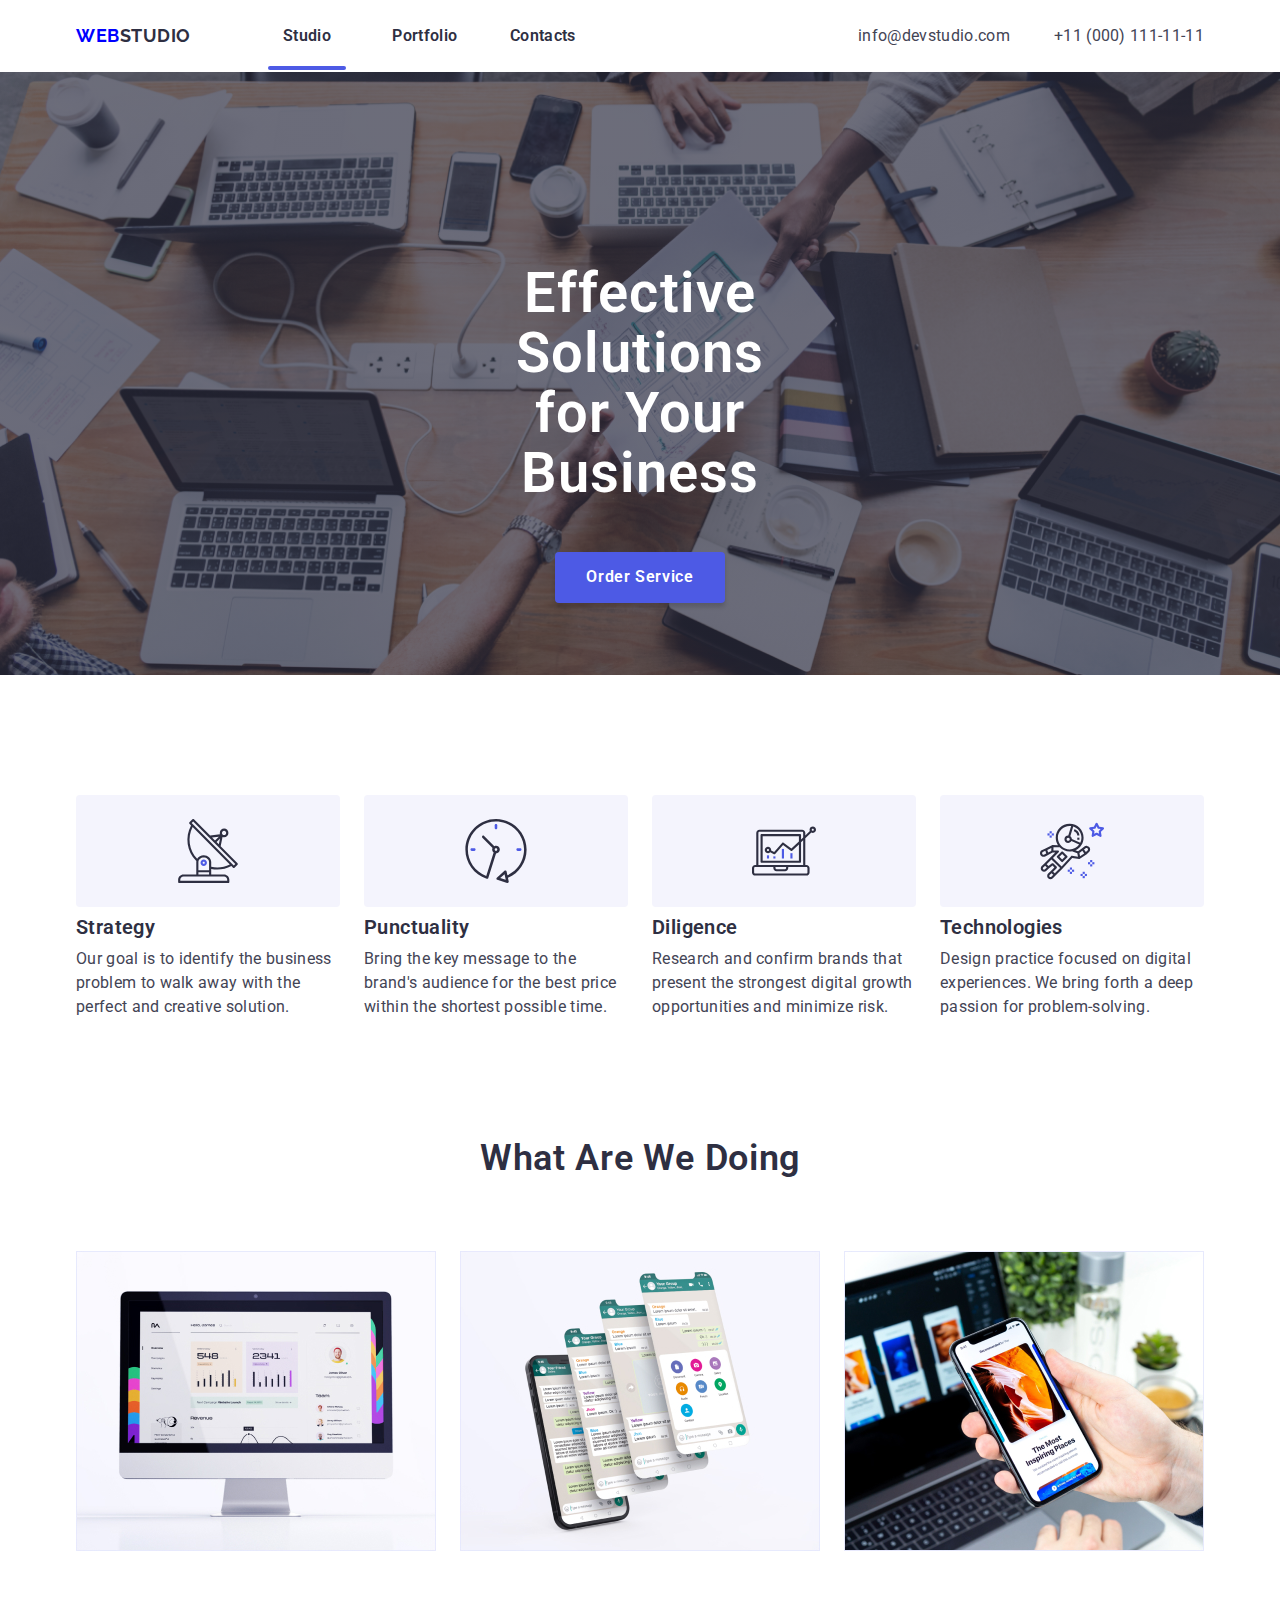
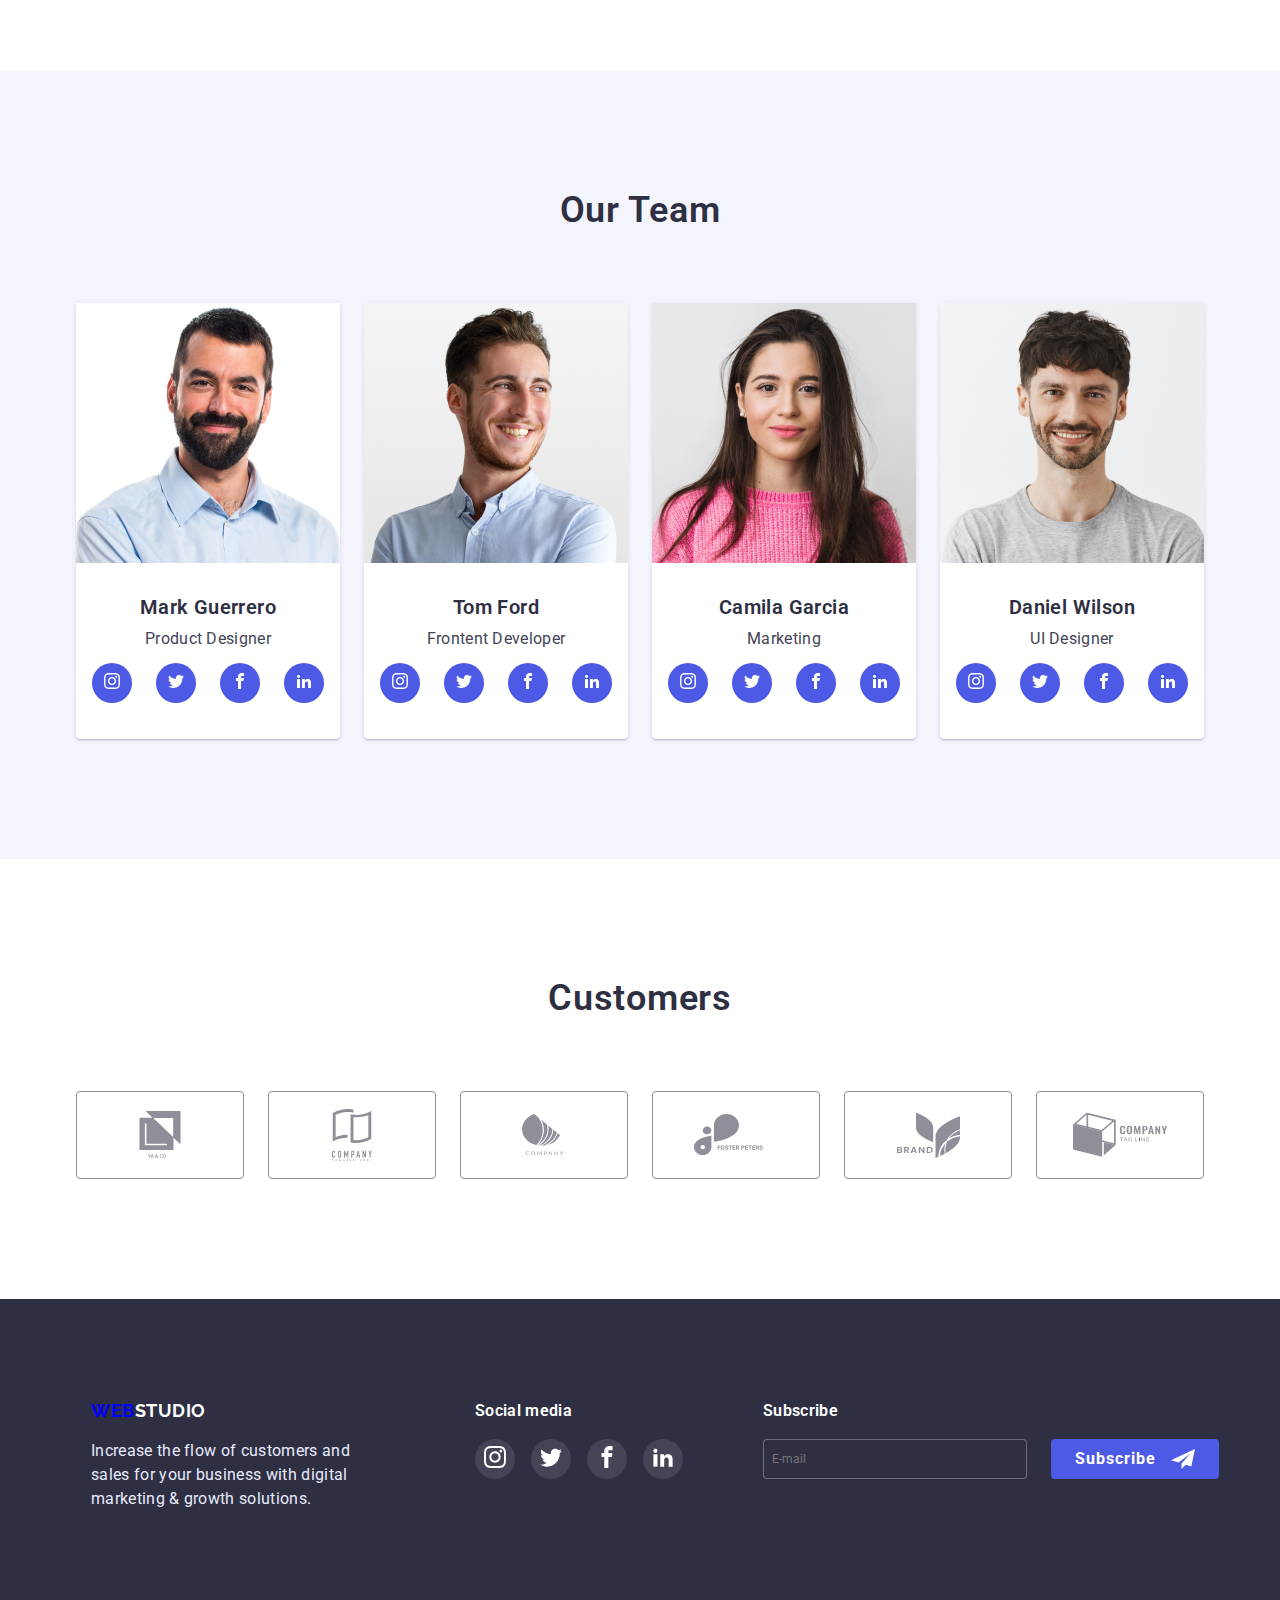
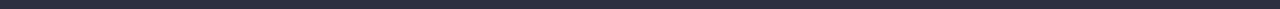
<file: index.html>
<!DOCTYPE html>
<html lang="en">
  <head>
    <meta charset="utf-8" />
    <title>Web Studio</title>
    <link rel="preconnect" href="https://fonts.googleapis.com" />
    <link rel="preconnect" href="https://fonts.gstatic.com" crossorigin />
    <link
      href="https://fonts.googleapis.com/css2?family=Roboto:wght@400;500;700;900&display=swap"
      rel="stylesheet"
    />
    <link
      href="https://fonts.googleapis.com/css2?family=Raleway:wght@700&display=swap"
      rel="stylesheet"
    />
    <link
      href="https://cdnjs.cloudflare.com/ajax/libs/modern-normalize/1.1.0/modern-normalize.min.css"
      rel="stylesheet"
    />
    <link rel="stylesheet" href="css/styles.css" />
  </head>
  <body>
    <!-- Page Header -->
    <header class="header">
      <div class="page-header">
        <a class="logo" href="/"><span>WEB</span>STUDIO</a>
        <nav>
          <!-- Navigation to other pages -->
          <ul class="top-links">
            <li class="topchyk">
              <a class="header-links current" href="/index.html">Studio</a>
            </li>
            <li class="topchyk">
              <a class="header-links" href="portfolio.html">Portfolio</a>
            </li>
            <li class="topchyk">
              <a class="header-links" href="/contact">Contacts</a>
            </li>
          </ul>
        </nav>
        <!-- Contacts list -->
        <ul class="contacts">
          <li class="topchyk1">
            <a class="contact" href="mailto:info@devstudio.com"
              >info@devstudio.com</a
            >
          </li>
          <li class="topchyk1">
            <a class="contact" href="tel:+110001111111">+11 (000) 111-11-11</a>
          </li>
        </ul>
      </div>
    </header>
    <main>
      <section class="box-title">
        <h1 class="page-title">Effective Solutions for Your Business</h1>
        <button class="button-first" type="button" data-modal-open>
          Order Service
        </button>
        <div class="backdrop is-hidden" data-modal>
          <div class="modal">
            <button class="close-button" data-modal-close>
              <svg class="vector">
                <use href="./images/icons.svg#vector"></use>
              </svg>
            </button>
            <div class="form-container">
              <h3 class="modal-title">Leave your contacts and we will call you back</h3>
            <form name="signup_form" autocomplete="on" novalidate>
              <div class="form-field">
                <label for="name">Name</label>
                <input class="form-input" type="text" name="username" id="name" placeholder=""
                />
                <svg class="vector1" width="18" height="18">
                  <use href="./images/icons.svg#person1"></use>
                </svg>
              </div>
              <div class="form-field">
              <label for="phone">
                Phone</label>
                <input class="form-input" type="tel" name="phone" id="phone" placeholder=""/>
                <svg class="vector2" width="18" height="24">
                  <use href="./images/icons.svg#phone1"></use>
                </svg>
            </div>
            <div class="form-field">
              <label for="email">
                Email</label>
                <input class="form-input" type="email" name="email" id="email" placeholder=""/>
                <svg class="vector2" width="18" height="24">
                  <use href="./images/icons.svg#email1"></use>
                </svg>
              
            </div>
            <div class="form-field">
              <label for="id-comment">
                Comment</label>
              <textarea id="id-comment"name="comment"placeholder="Text input"></textarea>
              
            </div>
              <label class="policy">
                <input class="checkbox" type="checkbox" name="privacy"/>
                <span class="checkbox-icon"></span><div class="accept">I accept the terms and conditions of the <a class="work" href="portfolio.html">Privacy Policy</a></div>
                
              </label>
              <button class="button-first1" type="submit">Send</button>
            </form>
          </div>
        </div>
      </section>
      <section class="section">
        <!-- Company Strategies -->
        <div class="container">
          <ul class="columns">
            <li class="item-antenna">
              <div class="cards-set">
                <h3>Strategy</h3>
                <p>
                  Our goal is to identify the business problem to walk away with
                  the perfect and creative solution.
                </p>
              </div>
            </li>
            <li class="item-clock">
              <div class="cards-set">
                <h3>Punctuality</h3>
                <p>
                  Bring the key message to the brand's audience for the best
                  price within the shortest possible time.
                </p>
              </div>
            </li>
            <li class="item-diagram">
              <div class="cards-set">
                <h3>Diligence</h3>
                <p>
                  Research and confirm brands that present the strongest digital
                  growth opportunities and minimize risk.
                </p>
              </div>
            </li>
            <li class="item-austronaut">
              <div class="cards-set">
                <h3>Technologies</h3>
                <p>
                  Design practice focused on digital experiences. We bring forth
                  a deep passion for problem-solving.
                </p>
              </div>
            </li>
          </ul>
        </div>
      </section>
      <section class="section1">
        <!-- Company Aim -->
        <div class="container">
          <h2 class="team-header">What Are We Doing</h2>
          <ul class="pictures">
            <li class="picture">
              <a class="link" target="_blank" href="https://goit.global">
                <img
                  class="card-image"
                  src="images/Rectangle 710.jpg"
                  alt="grahp monitoring"
                  width="360"
                />
              </a>
            </li>
            <li class="picture">
              <a class="link" target="_blank" href="https://goit.global1">
                <img
                  class="card-image"
                  src="images/Rectangle 712.jpg"
                  alt="mobile apps"
                  width="360"
                />
              </a>
            </li>
            <li class="picture">
              <a class="link" target="_blank" href="https://goit.global2">
                <img
                  class="card-image"
                  src="images/Rectangle 711.jpg"
                  alt="device symchromization"
                  width="360"
                />
              </a>
            </li>
          </ul>
        </div>
      </section>
      <section class="section-team">
        <!-- Company team -->
        <div class="container">
          <h2 class="team-header">Our Team</h2>
          <ul class="team-members">
            <li class="team">
              <img
                class="team-image"
                src="images/img111.jpg"
                alt="Product Designer team member photo"
                width="264"
              />
              <div class="team-name-job">
                <h3 class="team-title">Mark Guerrero</h3>
                <p class="team-job">Product Designer</p>
              </div>
              <div class="mur">
                <button class="social-icon">
                  <svg class="icon-type">
                    <use href="./images/icons.svg#icon-instagram"></use>
                  </svg>
                </button>
                <button class="social-icon">
                  <svg class="icon-type">
                    <use href="./images/icons.svg#icon-twitter"></use>
                  </svg>
                </button>
                <button class="social-icon">
                  <svg class="icon-type">
                    <use href="./images/icons.svg#icon-facebook"></use>
                  </svg>
                </button>
                <button class="social-icon">
                  <svg class="icon-type">
                    <use href="./images/icons.svg#icon-linkedin2"></use>
                  </svg>
                </button>
              </div>
            </li>
            <li class="team">
              <img
                class="team-image"
                src="images/img222.jpg"
                alt="Product Designer team member photo"
                width="264"
              />
              <div class="team-name-job">
                <h3 class="team-title">Tom Ford</h3>
                <p class="team-job">Frontent Developer</p>
              </div>
              <div class="mur">
                <button class="social-icon">
                  <svg class="icon-type">
                    <use href="./images/icons.svg#icon-instagram"></use>
                  </svg>
                </button>
                <button class="social-icon">
                  <svg class="icon-type">
                    <use href="./images/icons.svg#icon-twitter"></use>
                  </svg>
                </button>
                <button class="social-icon">
                  <svg class="icon-type">
                    <use href="./images/icons.svg#icon-facebook"></use>
                  </svg>
                </button>
                <button class="social-icon">
                  <svg class="icon-type">
                    <use href="./images/icons.svg#icon-linkedin2"></use>
                  </svg>
                </button>
              </div>
            </li>
            <li class="team">
              <img
                class="team-image"
                src="images/img333.jpg"
                alt="Marketing team member photo"
                width="264"
              />
              <div class="team-name-job">
                <h3 class="team-title">Camila Garcia</h3>
                <p class="team-job">Marketing</p>
              </div>
              <div class="mur">
                <button class="social-icon">
                  <svg class="icon-type">
                    <use href="./images/icons.svg#icon-instagram"></use>
                  </svg>
                </button>
                <button class="social-icon">
                  <svg class="icon-type">
                    <use href="./images/icons.svg#icon-twitter"></use>
                  </svg>
                </button>
                <button class="social-icon">
                  <svg class="icon-type">
                    <use href="./images/icons.svg#icon-facebook"></use>
                  </svg>
                </button>
                <button class="social-icon">
                  <svg class="icon-type">
                    <use href="./images/icons.svg#icon-linkedin2"></use>
                  </svg>
                </button>
              </div>
            </li>
            <li class="team">
              <img
                class="team-image"
                src="images/img444.jpg"
                alt="UI Designer team member photo"
                width="264"
              />
              <div class="team-name-job">
                <h3 class="team-title">Daniel Wilson</h3>
                <p class="team-job">UI Designer</p>
              </div>
              <div class="mur">
                <button class="social-icon">
                  <svg class="icon-type">
                    <use href="./images/icons.svg#icon-instagram"></use>
                  </svg>
                </button>
                <button class="social-icon">
                  <svg class="icon-type">
                    <use href="./images/icons.svg#icon-twitter"></use>
                  </svg>
                </button>
                <button class="social-icon">
                  <svg class="icon-type">
                    <use href="./images/icons.svg#icon-facebook"></use>
                  </svg>
                </button>
                <button class="social-icon">
                  <svg class="icon-type">
                    <use href="./images/icons.svg#icon-linkedin2"></use>
                  </svg>
                </button>
              </div>
            </li>
          </ul>
        </div>
      </section>
      <section class="section">
        <!-- Company Aim -->
        <div class="container">
          <h2 class="team-header">Customers</h2>
          <ul class="customers">
            <li class="customer">
              <a class="customer-box">
                <svg class="teg" width="44px" height="47px">
                  <use href="./images/icons.svg#group1"></use>
                </svg>
              </a>
            </li>
            <li class="customer">
              <a class="customer-box">
                <svg class="teg" width="40px" height="52px">
                  <use href="./images/icons.svg#group2"></use>
                </svg>
              </a>
            </li>
            <li class="customer">
              <a class="customer-box">
                <svg class="teg" width="44px" height="41px">
                  <use href="./images/icons.svg#group3"></use>
                </svg>
              </a>
            </li>
            <li class="customer">
              <a class="customer-box">
                <svg class="teg" width="84px" height="41px">
                  <use href="./images/icons.svg#group4"></use>
                </svg>
              </a>
            </li>
            <li class="customer">
              <a class="customer-box">
                <svg class="teg" width="63px" height="46px">
                  <use href="./images/icons.svg#group5"></use>
                </svg>
              </a>
            </li>
            <li class="customer">
              <a class="customer-box">
                <svg class="teg" width="94px" height="45px">
                  <use href="./images/icons.svg#group6"></use>
                </svg>
              </a>
            </li>
          </ul>
        </div>
      </section>
    </main>
    <footer class="footer">
      <div class="container">
        <!-- Company address -->
        <address class="address">
          <div class="footer-scope">
            <div class="scope">
              <a class="logo1" href="/"><span>WEB</span>STUDIO</a>
              <p class="add">
                Increase the flow of customers and sales for your business with
                digital marketing & growth solutions.
              </p>
            </div>
            <div class="scope1">
              <div class="media">Social media</div>
              <div class="social">
                <button class="social-icon1">
                  <svg class="icon-type1">
                    <use href="./images/icons.svg#icon-instagram"></use>
                  </svg>
                </button>
                <button class="social-icon1">
                  <svg class="icon-type1">
                    <use href="./images/icons.svg#icon-twitter"></use>
                  </svg>
                </button>
                <button class="social-icon1">
                  <svg class="icon-type1">
                    <use href="./images/icons.svg#icon-facebook"></use>
                  </svg>
                </button>
                <button class="social-icon1">
                  <svg class="icon-type1">
                    <use href="./images/icons.svg#icon-linkedin2"></use>
                  </svg>
                </button>
              </div>
            </div>
            <div>
              <div class="media">Subscribe</div>
              <form
                class="subscribes"
                name="signup_form"
                autocomplete="on"
                novalidate
              >
                <label>
                  <input class="sub" type="email" name="email" placeholder="E-mail" />
                </label>
                <button class="button-third" type="submit">
                  <p class="third-position">Subscribe</p>
                  <svg class="icon-send">
                    <use href="./images/icons.svg#icon-send"></use>
                  </svg>
                </button>
              </form>
            </div>
          </div>
        </address>
      </div>
    </footer>
    <script src="./js/modal.js"></script>
  </body>
</html>
</file>
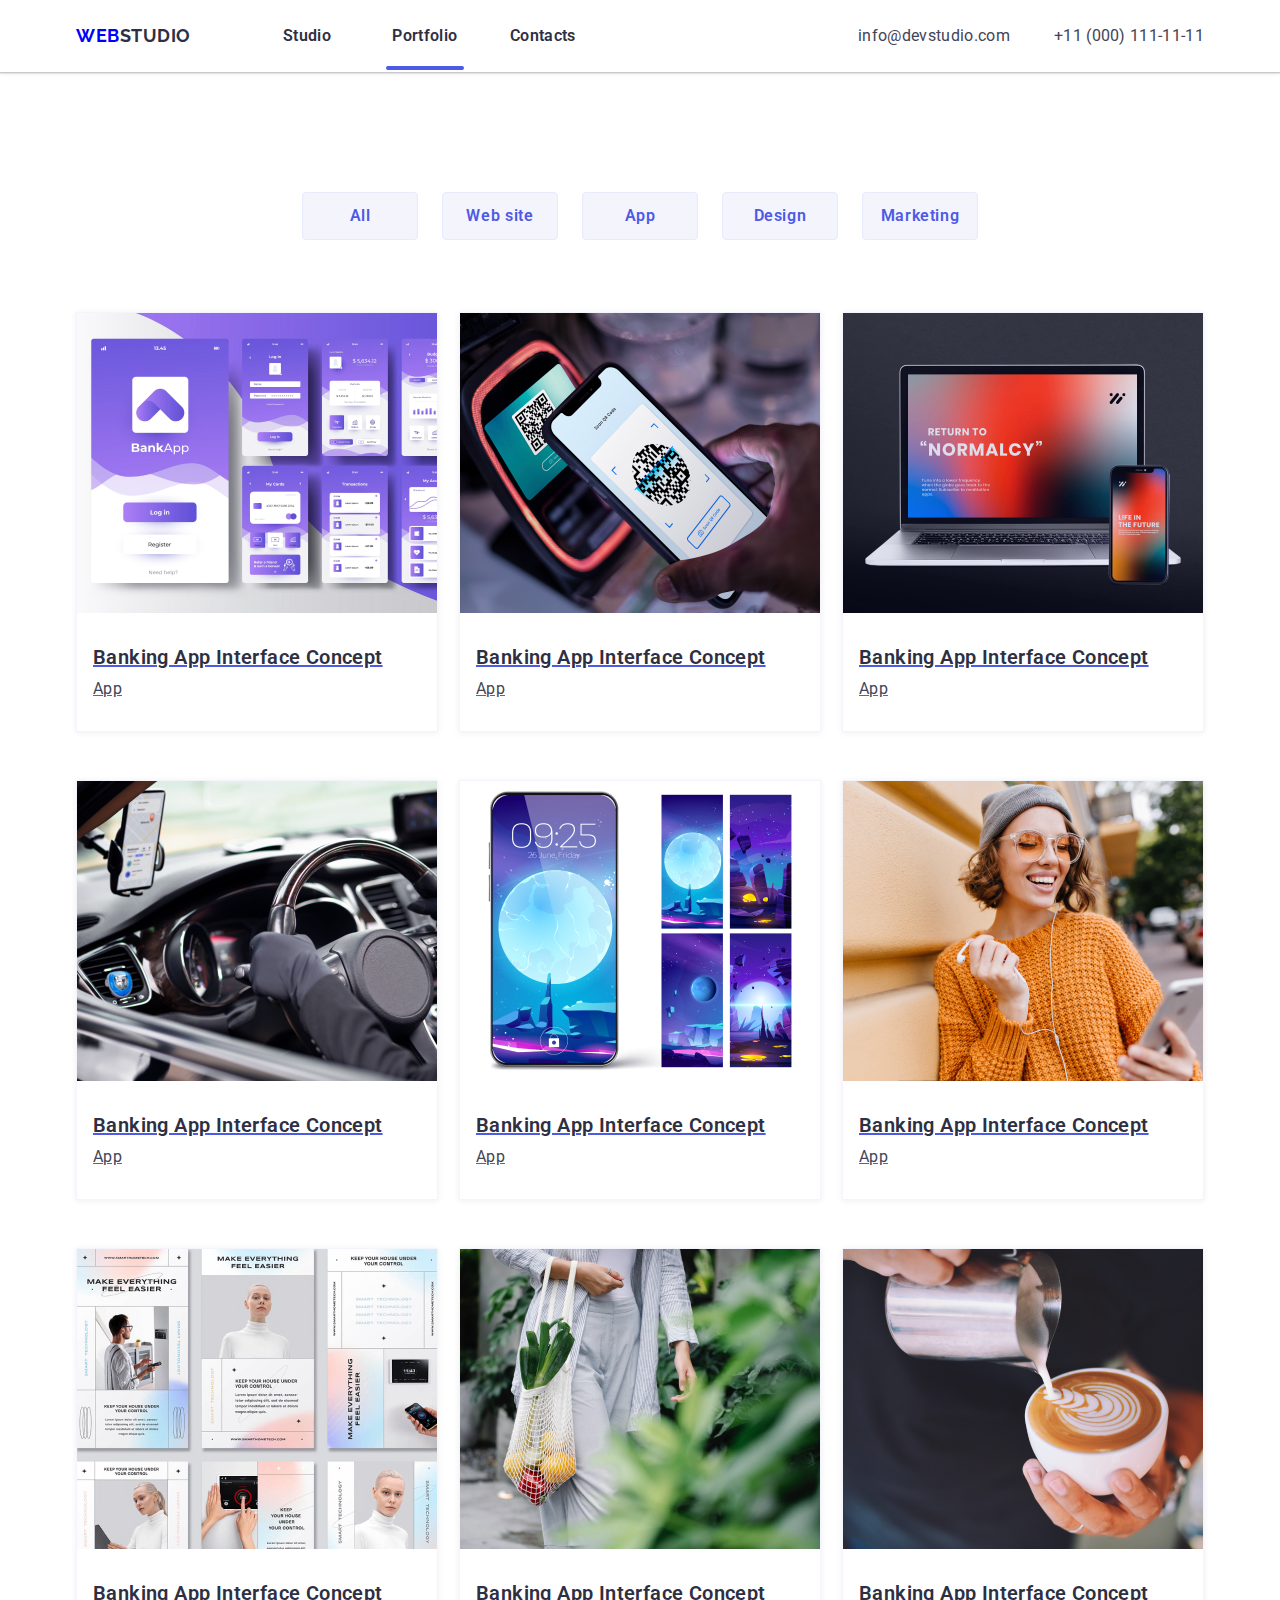
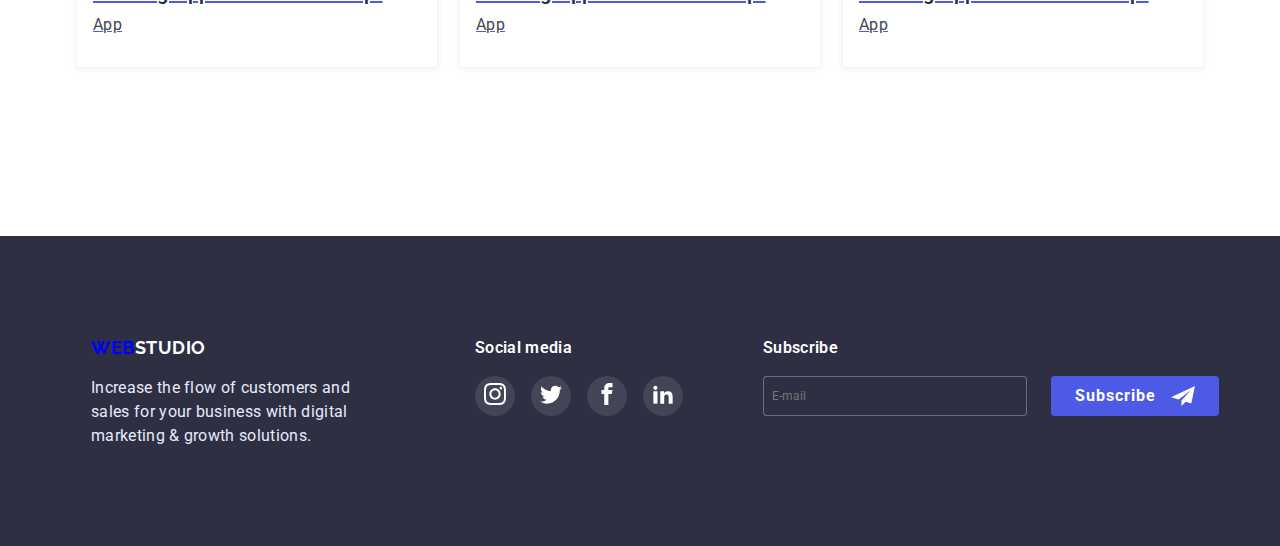
<file: portfolio.html>
<!DOCTYPE html>
<html lang="en">
  <head>
    <meta charset="utf-8" />
    <title>Web Studio</title>
    <link rel="preconnect" href="https://fonts.googleapis.com" />
    <link rel="preconnect" href="https://fonts.gstatic.com" crossorigin />
    <link
      href="https://fonts.googleapis.com/css2?family=Roboto:wght@400;500;700;900&display=swap"
      rel="stylesheet"
    />
    <link
      href="https://fonts.googleapis.com/css2?family=Raleway:wght@700&display=swap"
      rel="stylesheet"
    />
    <link
      href="https://cdnjs.cloudflare.com/ajax/libs/modern-normalize/1.1.0/modern-normalize.min.css"
      rel="stylesheet"
    />
    <link rel="stylesheet" href="css/styles.css" />
  </head>
  <body>
    <!-- Page Header -->
    <header class="header">
      <div class="page-header">
        <a class="logo" href="/"><span>WEB</span>STUDIO</a>
        <nav>
          <!-- Navigation to other pages -->
          <ul class="top-links">
            <li class="topchyk">
              <a class="header-links" href="index.html">Studio</a>
            </li>
            <li class="topchyk">
              <a class="header-links current" href="portfolio.html"
                >Portfolio</a
              >
            </li>
            <li class="topchyk">
              <a class="header-links" href="/contact">Contacts</a>
            </li>
          </ul>
        </nav>
        <!-- Contacts list -->
        <ul class="contacts">
          <li class="topchyk1">
            <a class="contact" href="mailto:info@devstudio.com"
              >info@devstudio.com</a
            >
          </li>
          <li class="topchyk1">
            <a class="contact" href="tel:+110001111111">+11 (000) 111-11-11</a>
          </li>
        </ul>
      </div>
    </header>
    <main>
      <!-- Offer list -->
      <section class="section">
        <div class="container">
          <ul class="filters">
            <li>
              <button class="button-second" type="button">All</button>
            </li>
            <li>
              <button class="button-second" type="button">Web site</button>
            </li>
            <li>
              <button class="button-second" type="button">App</button>
            </li>
            <li>
              <button class="button-second" type="button">Design</button>
            </li>
            <li>
              <button class="button-second" type="button">Marketing</button>
            </li>
          </ul>

          <!-- What the company offers -->

          <ul class="cards">
            <li class="card">
              <a href="#" class="work">
                <div class="works">
                  <img
                    class="card-image"
                    src="images/imgone.jpg"
                    alt="Bank app mobile screens"
                    width="360"
                  />
                  <div class="overlay">
                    <p class="wrapped-text">
                      14 Stylish and User-Friendly App Design Concepts · Task
                      Manager App · Calorie Tracker App · Exotic Fruit Ecommerce
                      App · Cloud Storage App
                    </p>
                  </div>
                </div>
                <div class="titles">
                  <h3 class="card-title">Banking App Interface Concept</h3>
                  <p class="link-tab">App</p>
                </div>
              </a>
            </li>
            <li class="card">
              <a href="#" class="work">
                <div class="works">
                  <img
                    class="card-image"
                    src="images/imgmis.jpg"
                    alt="Bank app mobile screens"
                    width="360"
                  />
                  <div class="overlay">
                    <p class="wrapped-text">
                      14 Stylish and User-Friendly App Design Concepts · Task
                      Manager App · Calorie Tracker App · Exotic Fruit Ecommerce
                      App · Cloud Storage App
                    </p>
                  </div>
                </div>
                <div class="titles">
                  <h3 class="card-title">Banking App Interface Concept</h3>
                  <p class="link-tab">App</p>
                </div>
              </a>
            </li>
            <li class="card">
              <a href="#" class="work">
                <div class="works">
                  <img
                    class="card-image"
                    src="images/imgtwo.jpg"
                    alt="Bank app mobile screens"
                    width="360"
                  />
                  <div class="overlay">
                    <p class="wrapped-text">
                      14 Stylish and User-Friendly App Design Concepts · Task
                      Manager App · Calorie Tracker App · Exotic Fruit Ecommerce
                      App · Cloud Storage App
                    </p>
                  </div>
                </div>
                <div class="titles">
                  <h3 class="card-title">Banking App Interface Concept</h3>
                  <p class="link-tab">App</p>
                </div>
              </a>
            </li>
            <li class="card">
              <a href="#" class="work">
                <div class="works">
                  <img
                    class="card-image"
                    src="images/imgtr.jpg"
                    alt="Bank app mobile screens"
                    width="360"
                  />
                  <div class="overlay">
                    <p class="wrapped-text">
                      14 Stylish and User-Friendly App Design Concepts · Task
                      Manager App · Calorie Tracker App · Exotic Fruit Ecommerce
                      App · Cloud Storage App
                    </p>
                  </div>
                </div>
                <div class="titles">
                  <h3 class="card-title">Banking App Interface Concept</h3>
                  <p class="link-tab">App</p>
                </div>
              </a>
            </li>
            <li class="card">
              <a href="#" class="work">
                <div class="works">
                  <img
                    class="card-image"
                    src="images/imgfo.jpg"
                    alt="Bank app mobile screens"
                    width="360"
                  />
                  <div class="overlay">
                    <p class="wrapped-text">
                      14 Stylish and User-Friendly App Design Concepts · Task
                      Manager App · Calorie Tracker App · Exotic Fruit Ecommerce
                      App · Cloud Storage App
                    </p>
                  </div>
                </div>
                <div class="titles">
                  <h3 class="card-title">Banking App Interface Concept</h3>
                  <p class="link-tab">App</p>
                </div>
              </a>
            </li>
            <li class="card">
              <a href="#" class="work">
                <div class="works">
                  <img
                    class="card-image"
                    src="images/imgfi.jpg"
                    alt="Bank app mobile screens"
                    width="360"
                  />
                  <div class="overlay">
                    <p class="wrapped-text">
                      14 Stylish and User-Friendly App Design Concepts · Task
                      Manager App · Calorie Tracker App · Exotic Fruit Ecommerce
                      App · Cloud Storage App
                    </p>
                  </div>
                </div>
                <div class="titles">
                  <h3 class="card-title">Banking App Interface Concept</h3>
                  <p class="link-tab">App</p>
                </div>
              </a>
            </li>
            <li class="card">
              <a href="#" class="work">
                <div class="works">
                  <img
                    class="card-image"
                    src="images/imgse.jpg"
                    alt="Bank app mobile screens"
                    width="360"
                  />
                  <div class="overlay">
                    <p class="wrapped-text">
                      14 Stylish and User-Friendly App Design Concepts · Task
                      Manager App · Calorie Tracker App · Exotic Fruit Ecommerce
                      App · Cloud Storage App
                    </p>
                  </div>
                </div>
                <div class="titles">
                  <h3 class="card-title">Banking App Interface Concept</h3>
                  <p class="link-tab">App</p>
                </div>
              </a>
            </li>
            <li class="card">
              <a href="#" class="work">
                <div class="works">
                  <img
                    class="card-image"
                    src="images/imgsev.jpg"
                    alt="Bank app mobile screens"
                    width="360"
                  />
                  <div class="overlay">
                    <p class="wrapped-text">
                      14 Stylish and User-Friendly App Design Concepts · Task
                      Manager App · Calorie Tracker App · Exotic Fruit Ecommerce
                      App · Cloud Storage App
                    </p>
                  </div>
                </div>
                <div class="titles">
                  <h3 class="card-title">Banking App Interface Concept</h3>
                  <p class="link-tab">App</p>
                </div>
              </a>
            </li>
            <li class="card">
              <a href="#" class="work">
                <div class="works">
                  <img
                    class="card-image"
                    src="images/imgei.jpg"
                    alt="Bank app mobile screens"
                    width="360"
                  />
                  <div class="overlay">
                    <p class="wrapped-text">
                      14 Stylish and User-Friendly App Design Concepts · Task
                      Manager App · Calorie Tracker App · Exotic Fruit Ecommerce
                      App · Cloud Storage App
                    </p>
                  </div>
                </div>
                <div class="titles">
                  <h3 class="card-title">Banking App Interface Concept</h3>
                  <p class="link-tab">App</p>
                </div>
              </a>
            </li>
          </ul>
        </div>
      </section>
    </main>
    <footer class="footer">
      <div class="container">
        <!-- Company address -->
        <address class="address">
          <div class="footer-scope">
            <div class="scope">
              <a class="logo1" href="/"><span>WEB</span>STUDIO</a>
              <p class="add">
                Increase the flow of customers and sales for your business with
                digital marketing & growth solutions.
              </p>
            </div>
            <div class="scope1">
              <div class="media">Social media</div>
              <div class="social">
                <button class="social-icon1">
                  <svg class="icon-type1">
                    <use href="./images/icons.svg#icon-instagram"></use>
                  </svg>
                </button>
                <button class="social-icon1">
                  <svg class="icon-type1">
                    <use href="./images/icons.svg#icon-twitter"></use>
                  </svg>
                </button>
                <button class="social-icon1">
                  <svg class="icon-type1">
                    <use href="./images/icons.svg#icon-facebook"></use>
                  </svg>
                </button>
                <button class="social-icon1">
                  <svg class="icon-type1">
                    <use href="./images/icons.svg#icon-linkedin2"></use>
                  </svg>
                </button>
              </div>
            </div>
            <div>
              <div class="media">Subscribe</div>
              <form
                class="subscribes"
                name="signup_form"
                autocomplete="on"
                novalidate
              >
                <label>
                  <input
                    class="sub"
                    type="email"
                    name="email"
                    placeholder="E-mail"
                  />
                </label>
                <button class="button-third" type="submit">
                  <p class="third-position">Subscribe</p>
                  <svg class="icon-send">
                    <use href="./images/icons.svg#icon-send"></use>
                  </svg>
                </button>
              </form>
            </div>
          </div>
        </address>
      </div>
    </footer>
    <script src="./js/modal.js"></script>
  </body>
</html>
</file>
<file: css/styles.css>
/* NECESSARY SETTINGS */

html {
        box-sizing: border-box;
}

*,
*::before,
*::after {
        box-sizing: inherit;
}

body {
        font-family: 'Roboto';
        color: #ffffff;
}

/* MAIN CONFIGURATION */

.section {
        padding-top: 120px;
        padding-bottom: 120px;
}
.section1 {
        padding-bottom: 120px;

}
.section-team {
        padding-top: 120px;
        padding-bottom: 120px;
        background-color: #F4F4FD;
}

.container {
        margin-left: auto;
        margin-right: auto;
        width: 1158px;
        padding-left: 15px;
        padding-right: 15px;
        /*outline: 2px solid rgb(58, 56, 56);*/
}

/* H E A D E R */

.header {
        height: 72px;
        left: 0px;
        top: 0px;

        background: #FFFFFF;
        box-shadow: 0px 2px 1px rgba(46, 47, 66, 0.08), 0px 1px 1px rgba(46, 47, 66, 0.16), 0px 1px 6px rgba(46, 47, 66, 0.08);
}

.page-header {
        display: flex;
        align-items: center;
        margin-left: auto;
        margin-right: auto;
        width: 1158px;
        height: 100%;
        padding-left: 15px;
        padding-right: 15px;
        padding-top: 0;
        padding-bottom: 0;
}

.header-links {
        position: relative;
        display: block;
        padding-top: 22px;
        padding-bottom: 22px;
        width: 78px;
        text-decoration: none;
        font-weight: 600;
        font-size: 16px;
        text-align: center;
        line-height: 1.5;
        letter-spacing: 0.02em;
        color: #2E2F42;

        transition-property: color;
        transition-duration: 250ms;
        transition-timing-function: cubic-bezier(0.4, 0, 0.2, 1);
}

.top-links {
        display: flex;
        padding-left: 0;
        margin-top: 0;
        margin-bottom: 0;
}
.topchyk, .topchyk1 {
        margin-right: 40px;
}
.topchyk:last-child {
        margin-right: 0;
}
.topchyk1:last-child {
        margin-right: 0;
}
.contacts {
        display: flex;
        margin-top: 0;
        margin-bottom: 0;
        margin-left: auto;
        padding-left: 0;
}


.contact {
        padding-top: 6px;
        padding-bottom: 6px;
        padding-left: 4px;
        text-decoration: none;   
        color: #434455;
        line-height: 1.5;
        letter-spacing: 0.02em;

        transition-property: color;
        transition-duration: 250ms;
        transition-timing-function: cubic-bezier(0.4, 0, 0.2, 1);
}
.header-links:focus, .contact:focus {
    color: #4D5AE5;   
}    


/* SOLUTION SECTION WITH H1*/
.button-first {
        position: relative;
        margin-top: 48px;
        background: #4D5AE5;
        box-shadow: 0px 4px 4px rgba(0, 0, 0, 0.15);
        border-radius: 4px;
        cursor: pointer;
        width: 170px;
        height: 51px;
        font-weight: 600;
        font-size: 16px;
        line-height: 1.18;
        letter-spacing: 0.04em;
        color: #FFFFFF;
        border: 0;

        transition-property: background-color;
        transition-duration:  250ms;
        transition-timing-function: cubic-bezier(0.4, 0, 0.2, 1);
}
.button-first1 {
        position: relative;
        margin-top: 20px;
        background: #4D5AE5;
        box-shadow: 0px 4px 4px rgba(0, 0, 0, 0.15);
        border-radius: 4px;
        cursor: pointer;
        width: 170px;
        height: 51px;
        font-weight: 600;
        font-size: 16px;
        line-height: 1.18;
        letter-spacing: 0.04em;
        color: #FFFFFF;
        border: 0;

        transition-property: background-color;
        transition-duration: 250ms;
        transition-timing-function: cubic-bezier(0.4, 0, 0.2, 1);
}
.backdrop {
        position: fixed;
        top: 0;
        left: 0;
        width: 100%;
        height: 100%;
        background-color: rgba(46, 47, 66, 0.4);
}
.backdrop.is-hidden {
        opacity: 0;
        pointer-events: none;
}
.modal {
        position: relative;
        z-index: 20;
        width: 408px;
        height: 576px;
        left: 50%;
        top: 50%;
        transform: translate(-50%, -50%);
        background-color: #FFFFFF;
        background: #FCFCFC;
        box-shadow: 0px 1px 1px rgba(0, 0, 0, 0.14), 0px 1px 3px rgba(0, 0, 0, 0.12), 0px 2px 1px rgba(0, 0, 0, 0.2);
        border-radius: 4px;
/*       animation-name: example;
        animation-duration: 3s;  
        animation-fill-mode: forwards;
}
      
@keyframes example {
        from {top: 10px;}
        to {top: 400px;}
}*/
        transform: translate(-50%, -50%) scale(1);
        transition: transform 250ms cubic-bezier(0.4, 0, 0.2, 1);
}

.backdrop.is-hidden .modal {
        transform: translate(-50%, -50%) scale(0.8);
}

.vector {
        width: 8px;
        height: 8px;
}

.close-button {
        position: absolute;
        border-radius: 50%;
        background: #E7E9FC;
        border: 1px solid rgba(0, 0, 0, 0.1);
        left: 360px;
        top: 24px;
        right: 24px;
        bottom: 528px;
        cursor: pointer;

        transition-property: background-color;
        transition-duration: 250ms;
        transition-timing-function: cubic-bezier(0.4, 0, 0.2, 1);
}
.close-button:hover, .close-button:focus {
        fill:#ffffff;
        background-color: #404BBF;
}
.form-container {
        position: absolute;
        top: 72px;
        right: 24px;
        left: 24px;
}
.modal-title {
        margin-top: 0;
        margin-bottom: 14px;
        font-weight: 600;
        font-size: 16px;
        line-height: 24px;
        text-align: center;
        letter-spacing: 0.02em;
        color: #2E2F42;
}

input {
        width: 100%;
        padding: 8px;
        background-color: white;
        color: #2E2F42;
        border: 1px solid rgba(33, 33, 33, 0.2);
        border-radius: 4px;

        transition-property: background-color;
        transition-duration: 250ms;
        transition-timing-function: cubic-bezier(0.4, 0, 0.2, 1);
}

.vector1 {
        position: absolute;
        left: 16px;
        bottom: 9px;
        fill: #2E2F42;
}
.vector2 {
        position: absolute;
        left: 16px;
        bottom: 7px;
        fill: #2E2F42;
}
input:hover, textarea:hover {
        color: #2E2F42;
        border: 1px solid #4D5AE5;
}
input:focus {
        border: 1px solid #4D5AE5;
        outline: none;
}

.form-field:focus-within > .vector1 {
        fill: #4D5AE5;
}
.form-field:focus-within>.vector2 {
        fill: #4D5AE5;
}
.form-field {
        position: relative;
        margin-bottom: 8px;
}

.form-input {
        padding-left: 38px;
}


label {
        display: flex;
        margin-bottom: 4px;
        text-align: left;
        font-weight: 400;
        font-size: 12px;
        line-height: 16px;
        letter-spacing: 0.04em;
        color: #757575;        
}
label .policy {
        margin-bottom: 0;
}
textarea {
        width: 100%;
        height: 7.5rem;
        padding-left: 16px;
        padding-top: 8px;
        padding-right: 8px;
        padding-bottom: 8px;
        margin-bottom: 8px;
        border: 1px solid hsla(0, 0%, 13%, 0.2);
        border-radius: .25rem;
        color: #2E2F42;
        outline: none;
        resize: none;

        transition-property: background-color;
        transition-duration: 250ms;
        transition-timing-function: cubic-bezier(0.4, 0, 0.2, 1);
}
textarea::placeholder {
        font-size: 12px;
        line-height: 16px;
        letter-spacing: 0.04em;
        color: rgba(117, 117, 117, 0.5);
}

.checkbox {
        display: none;
}
.checkbox-icon {
        display: inline-block;
        background: #FFFFFF;
        width: 16px;
        height: 16px;
        border-radius: 2px;
        border: 1.5px solid black;
}
.checkbox:checked + .checkbox-icon {
        background-color: #4D5AE5;
        background-image: url(../images/checkbox.svg);
        background-size: contain;
        border: 1.25px solid #404BBF;
        border-radius: 2px;
}
.policy {
        display: flex;
        gap: 6px;
}

.privacy-policy {
        cursor: pointer;
        color: #4D5AE5;
}

.button-first:focus, .button-first1:focus, .button-third:focus {
        background: #404BBF;
        box-shadow: 0px 4px 4px rgba(0, 0, 0, 0.15);
        
}
.button-first:hover, .button-first1:hover, .button-third:hover {
        background: #404BBF;
        box-shadow: 0px 4px 4px rgba(0, 0, 0, 0.15);
        
}

.button-first:active, .button-first1:active {
        background: #404BBF;
        box-shadow: 0px 4px 4px rgba(0, 0, 0, 0.15);
}
.button-second {
        background: #F4F4FD;
        border-radius: 4px;
        border: 1px solid #E7E9FC;
        cursor: pointer;
        padding: 8px 16px;
        width: 116px;
        height: 48px;
        font-weight: 600;
        font-size: 16px;
        line-height: 1.18;
        letter-spacing: 0.04em;
        color: #4D5AE5;

        transition-property: background-color, color;
        transition-duration: 250ms;
        transition-timing-function: cubic-bezier(0.4, 0, 0.2, 1);
}

.button-second:hover, .button-second:focus {
        background-color: #4D5AE5;
        color: #ffffff;
        box-shadow: 0px 3px 1px rgba(0, 0, 0, 0.1), 0px 2px 1px rgba(0, 0, 0, 0.08), 0px 2px 2px rgba(0, 0, 0, 0.12);
        border: 0;
        
}

.box-title {
        max-width: 1600рх;
        height: 603px;
        margin-left: auto;
        margin-right: auto;
        padding-top: 192px;
        text-align: center;
        background-image: linear-gradient(to right,
                        rgba(46, 47, 66, 0.7),
                        rgba(46, 47, 66, 0.7)),
                url(../images/people-office\ 1.jpg);
        background-position: center;
        background-repeat: no-repeat;
        background-size: cover;
}



.page-title {
        /* Header 1 */
        margin-top: 0;
        margin-bottom: 0;
        margin-left: auto;
        margin-right: auto;
        padding-left: 474px;
        padding-right: 474px;
        font-weight: 600;
        font-size: 56px;
        line-height: 1.07;
        text-align: center;
        letter-spacing: 0.02em;
        color: #FFFFFF;

}

/* WHAT WE ARE DOING */
.pictures {
        display: flex;
        padding: 0;
        margin-top: 0;
        margin-bottom: 0;
        justify-content: space-between;
}
/* T E A M */
.team-header {
        margin-top: 0;
        margin-bottom: 72px;
        text-align: center;
        font-style: normal;
        font-weight: 600;
        font-size: 36px;
        line-height: 1.11;
        letter-spacing: 0.02em;
        text-transform: capitalize;
        color: #2E2F42;
}
.team-members {
        display: flex;
        gap: 10px;
        padding: 0;
        justify-content: space-between;
        margin-top: 0;
        margin-bottom: 0;
}
.team {
        display: flex;
        flex-direction: column;
        justify-content: center;
        align-items: center;
        background: #FFFFFF;
        box-shadow: 0px 1px 6px rgba(46, 47, 66, 0.08), 0px 1px 1px rgba(46, 47, 66, 0.16), 0px 2px 1px rgba(46, 47, 66, 0.08);
        border-radius: 0px 0px 4px 4px;
}
.team-title {
        text-align: center;
        font-weight: 600;
        font-size: 20px;
        line-height: 1.2;
        letter-spacing: 0.02em;
        color: #2E2F42;
        margin-top: 0;
        margin-bottom: 0;
        padding-bottom: 8px;

}
.team-job {
        text-align: center;
        font-size: 16px;
        line-height: 1.5;
        letter-spacing: 0.02em;
        color: #434455;
        margin-top: 0;
        margin-bottom: 0;
}
.team-name-job {
        padding-top: 32px;
        padding-bottom: 12px;
}
.mur {
        display: flex;
        gap: 24px;
}
.social-icon {
        width: 40px;
        height: 40px;
        background-color: #4D5AE5;
        border-radius: 50%;
        border: 0;
        cursor: pointer;
        margin-bottom: 36px;
        transition-property: background-color;
        transition-duration: 250ms;
        transition-timing-function: cubic-bezier(0.4, 0, 0.2, 1);
}
.icon-type {
        width: 16px;
        height: 16px;
        fill: #FFFFFF;
}


.columns {
        display: flex;
        padding: 0;
        list-style: none;
        margin-top: 0;
        margin-bottom: 0;
}
.columns h3 {
        margin-top: 0;
        margin-bottom: 0;
        padding-top: 8px;   
        padding-bottom: 8px;
        font-size: 20px;
        text-decoration: none;
        font-weight: 600;
        line-height: 1.2;
        letter-spacing: 0.02em;
        color: #2E2F42;
}

.columns p {
        margin-top: 0;
        margin-left: 0;
        margin-bottom: 0;
        margin-right: 0;
        text-decoration: none;
        font-size: 16px;
        line-height: 1.5;
        letter-spacing: 0.02em;
        color: #434455;
}
.cards-set {
        width: 264px;
        margin-right: 24px;
}
.item-antenna::before {
        content: '';
        display: block;
        width: 264px;
        height: 112px;
        left: 0px;
        top: 0px;       
        background-color: #F4F4FD;
        border-radius: 4px;
        background-image: url(../images/antenna\ 1.svg);
        background-position: center;
        background-repeat: no-repeat;
}
.item-clock::before {
        content: '';
        display: block;
        width: 264px;
        height: 112px;
        left: 0px;
        top: 0px;    
        background-color: #F4F4FD;
        border-radius: 4px;
        background-image: url(../images/clock\ 1.svg);
        background-position: center;
        background-repeat: no-repeat;
}
.item-diagram::before {
        content: '';
        display: block;
        width: 264px;
        height: 112px;
        left: 0px;
        top: 0px;       
        background-color: #F4F4FD;
        border-radius: 4px;
        background-image: url(../images/diagram\ 1.svg);
        background-position: center;
        background-repeat: no-repeat;
}
.item-austronaut::before {
        content: '';
        display: block;
        width: 264px;
        height: 112px;
        left: 0px;
        top: 0px;       
        background-color: #F4F4FD;
        border-radius: 4px;
        background-image: url(../images/astronaut\ 1.svg);
        background-position: center;
        background-repeat: no-repeat;
}

.current::after {
        position: absolute;
        left: 0;
        bottom: 0;
        content: '';
        display: block;
        width: 100%;
        height: 4px;
        background: #4D5AE5;
        border-radius: 2px;
        opacity: 1;
}

.logo {
        display: flex;
        align-items: center;
        padding-top: 6px;
        padding-bottom: 6px;
        text-decoration: none;
        margin-right: 77px;
        height: 24px;
        font-family: 'Raleway';
        font-style: normal;
        font-weight: 700;
        font-size: 18px;
        line-height: 1.33;
        letter-spacing: 0.03em;
        text-transform: uppercase;
        color: #2E2F42;
}
.logo1 {
        text-decoration: none;
        width: 44px;
        height: 24px;
        margin-bottom: 16px;

        font-family: 'Raleway';
        font-style: normal;
        font-weight: 700;
        font-size: 18px;
        line-height: 1.33;
        display: flex;
        align-items: center;
        letter-spacing: 0.03em;
        text-transform: uppercase;
        color: white;
}

span {
        color: blue;
}
.add {
        font-weight: 400;
        font-size: 16px;
        line-height: 1.5;
        letter-spacing: 0.02em;
        font-style: normal;
        color: #E7E9FC;
        margin-top: 0;
        margin-bottom: 0;
        width: 264px;
}
.customers {
        display: flex;
        justify-content: space-between;
        margin-top: 0;
        margin-bottom: 0;
        padding-left: 0;
        padding-right: 0;
        list-style: none;
}
:root {
        --primary: #8E8F99;
        --accent: #4D5AE5;
}
.customer {
        width: 168px;
        height: 88px;
        background-color: white;
        color: var(--primary);
        border: 1px solid var(--primary);
        border-radius: 4px;
        cursor: pointer;

        transition-property: color;
        transition-duration: 250ms;
        transition-timing-function: cubic-bezier(0.4, 0, 0.2, 1);
}

.customer:hover {
        color: var(--accent);
        border: 1px solid var(--accent);       
}
.customer-box {
        width: 100%;
        height: 100%;
        display: flex;
        align-items: center;
        justify-content: center;
        margin: 0;
}
.teg {
        --icon-color: currentColor;
}


/* PORTFOLIO BUTTONS */
.filters {
        text-decoration: none;
        display: flex;
        flex-direction: row;
        justify-content: center;
        align-items: center;
        gap: 24px;
        margin-bottom: 72px;
        padding-top: 0;
        padding-left: 0;
        margin-top: 0;

        transition-property: color;
        transition-duration: 250ms;
        transition-timing-function: cubic-bezier(0.4, 0, 0.2, 1);
}


.filters:hover {
        color: #FFFFFF;
        
}
.filters:focus {
        color: #FFFFFF;
        
}


/* P O R T F O L I O   C A R D S */
.cards {
        display: flex;
        padding: 0;
        list-style: none;
        margin-top: 0;
        margin-bottom: 0;
        justify-content: space-between;
        flex-wrap: wrap;
}

.card {
        position: relative;
        overflow: hidden;
        background: #FFFFFF;
        height: 420px;
        margin-bottom: 48px;
        border: 0.5px solid #F4F4FD;
        box-shadow: 0px 1px 6px rgba(46, 47, 66, 0.08);
        
        transition-property: box-shadow;
        transition-duration: 250ms;
        transition-timing-function: cubic-bezier(0.4, 0, 0.2, 1);
}
.card:hover {
        box-shadow: 0px 2px 1px rgba(46, 47, 66, 0.08), 0px 1px 1px rgba(46, 47, 66, 0.16), 0px 1px 6px rgba(46, 47, 66, 0.08);
        
}
.card:focus {
        box-shadow: 0px 2px 1px rgba(46, 47, 66, 0.08), 0px 1px 1px rgba(46, 47, 66, 0.16), 0px 1px 6px rgba(46, 47, 66, 0.08);
        
}
.card .wrapped-text {
        font-size: 16px;
        line-height: 1.5;
        letter-spacing: 0.02em;
        color: #F4F4FD;
}
.card h3 {
        text-decoration: none;
        font-weight: 600;
        font-size: 20px;
        line-height: 1.2;
        letter-spacing: 0.02em;
        color: #2E2F42;
}
.link-tab {
        text-decoration: none;
        font-size: 16px;
        line-height: 1.5;
        letter-spacing: 0.02em;
        color: #434455;
}
.cards .card .link:focus {
        color: #4D5AE5;
        
}
.card-title {
        margin: 0;
        padding-bottom: 8px;
}
.card-image {
        overflow: hidden;
        display:block;
}
.works {
        overflow: hidden;
        position: relative;
}
.work {
        color: #4D5AE5;
}
.overlay {
        position: absolute;
        opacity: 1;
        width: 100%;
        height: 100%;
        background: #4D5AE5;
        background-blend-mode: soft-light;
        mix-blend-mode: normal;
        transform: translateY(0);
        transition-duration: 250ms;
        transition-timing-function: cubic-bezier(0.4, 0, 0.2, 1);
}

.card:hover .overlay {
        transform: translateY(-100%);
}

.link-tab {
        padding: 0;
        margin: 0;
}
.titles {
        overflow: hidden;
        padding-top: 32px;
        padding-right: 53px;
        padding-bottom: 32px;
        padding-left: 16px;
}

.conteiner-card {
        width: 360px;
        height: 300px;
        margin-top: 0;
        margin-bottom: 0;
        background: #4D5AE5;
        background-blend-mode: soft-light;
        mix-blend-mode: normal;
}

.wrapped-text {
        margin-top: 0;
        margin-bottom: 0px;
        padding-top: 40px;
        padding-right: 32px;
        padding-bottom: 164px;
        padding-left: 32px;
}

/* F O O T E R */
.footer {
        padding-top: 100px;
        padding-bottom: 100px;
        height: 310px;
        background-color: #2E2F42;
        /*outline: 2px solid rgb(58, 56, 56);*/
}
.address {
        display: flex;
        flex-direction: column;
        padding-left: 15px;
        padding-right: 15px;
}
.footer-scope {
        display: flex;
        margin-top: 0;
        margin-bottom: 0;
}
.scope {
        margin-right: 120px;
}
.scope1 {
        margin-right: 80px;
}
.media {
        font-style: normal;
        font-weight: 600;
        font-size: 16px;
        line-height: 24px;   
        letter-spacing: 0.02em;       
        color: #FFFFFF;
        padding-bottom: 16px;
}
.social {
        display: flex;
        gap: 16px;
}
.social-icon1 {
        width: 40px;
        height: 40px;
        background-color: rgba(255, 255, 255, 0.1);
        border-radius: 50%;
        border: 0;
        cursor: pointer;
        transition-property: background-color;
        transition-duration: 250ms;
        transition-timing-function: cubic-bezier(0.4, 0, 0.2, 1);
}
.social-icon:hover, .social-icon1:hover {
        background-color: #31D0AA;
        
}
.social-icon:focus,
.social-icon1:focus {
        background-color: #31D0AA;
        
}
.icon-type1 {
        width: 22px;
        height: 22px;
        fill: #FFFFFF;
}
.subscribes {
        display: flex;
        gap: 24px;
}
.sub {
        width: 264px;
        height: 40px;
        color: #F4F4FD;
        background-color: #2E2F42;
        border: 1px solid rgba(255, 255, 255, 0.3);
        box-shadow: drop-shadow(0px 4px 4px rgba(0, 0, 0, 0.15));
        border-radius: 4px;
}
.sub:hover {
        color: #F4F4FD;
}
.button-third {
        position: relative;
        width: 168px;
        height: 40px;
        font-weight: 700;
        font-size: 16px;
        line-height: 24px;
        letter-spacing: 0.06em;
        color: #FFFFFF;
        background: #4D5AE5;
        border-radius: 4px;
        cursor: pointer;
        border: 0;

        transition-property: background-color;
        transition-duration: 250ms;
        transition-timing-function: cubic-bezier(0.4, 0, 0.2, 1);
}
.third-position {
        position: absolute;
        margin: 0;
        left: 24px;
        bottom: 8px;
        top: 8px;
}
.icon-send {
        position: absolute;
        left: 120px;
        right: 24px;
        bottom: 10px;
        top: 10px;
        width: 24px;
        height: 20px;
}
</file>
